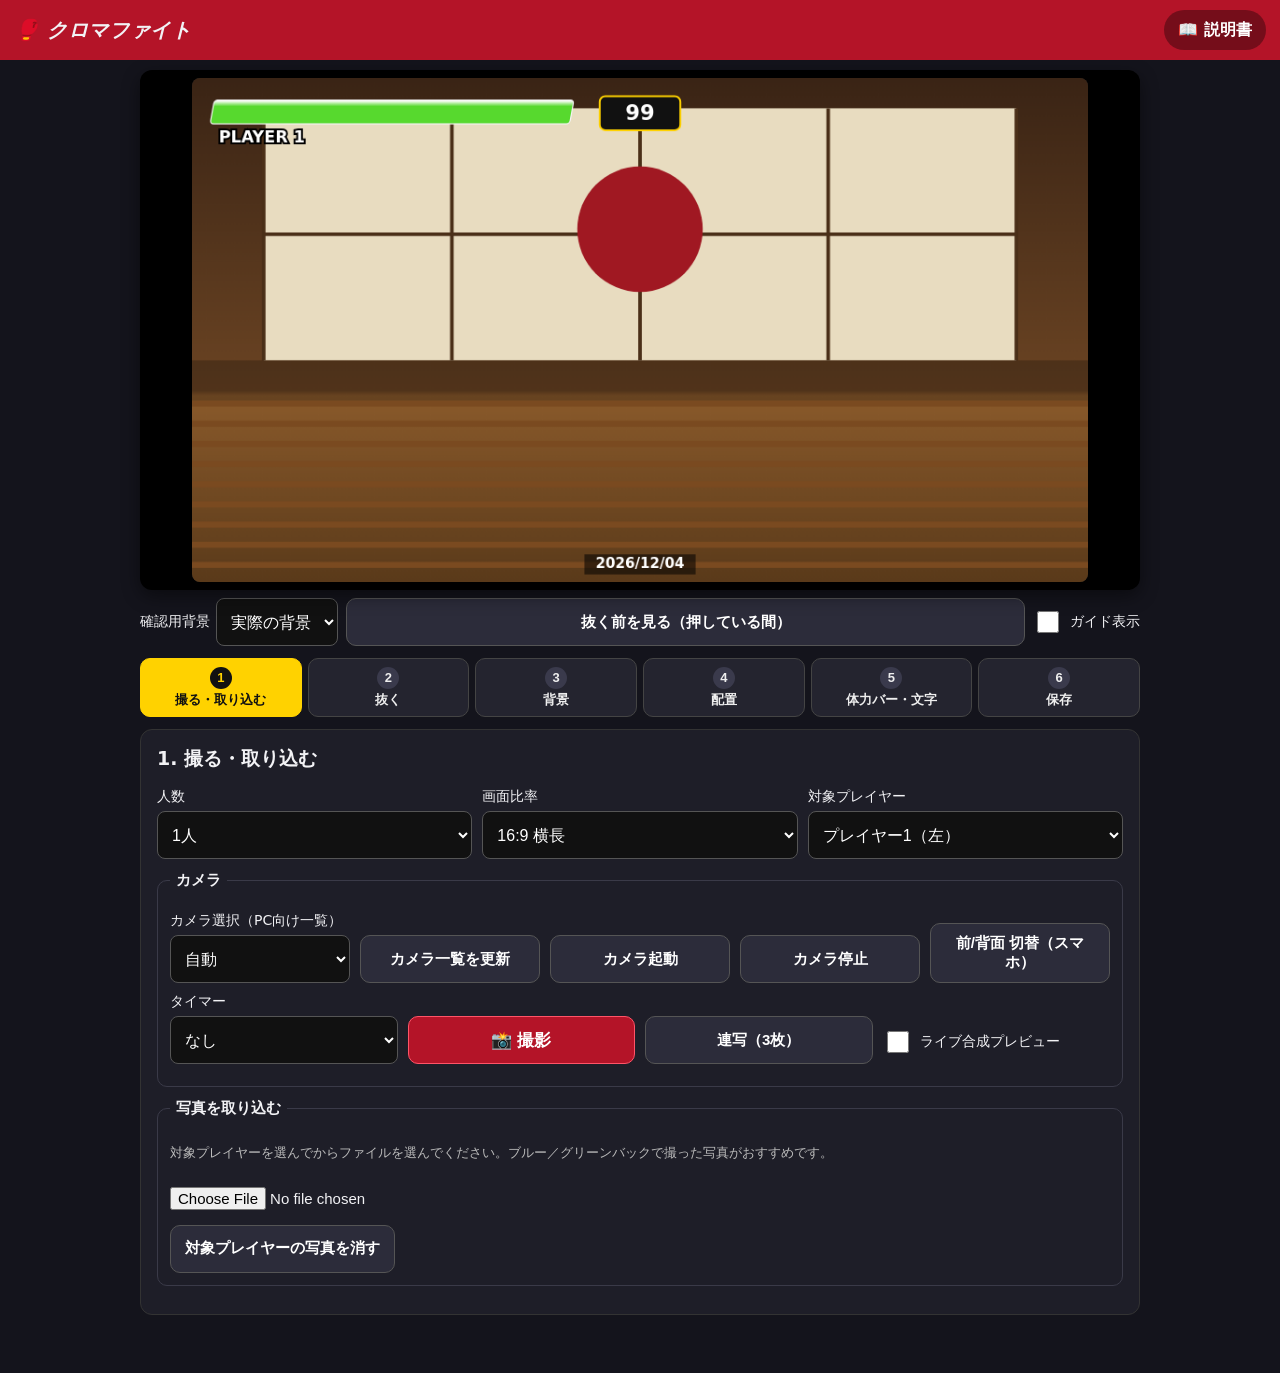
<file: index.html>
<!DOCTYPE html>
<html lang="ja">
<head>
<meta charset="UTF-8">
<meta name="viewport" content="width=device-width, initial-scale=1, viewport-fit=cover">
<title>クロマファイト</title>
<meta name="description" content="クロマキー合成で格闘ゲーム風の写真が撮れるWebアプリ。すべての処理は端末内で行います。">
<link rel="manifest" href="manifest.json">
<meta name="theme-color" content="#b41428">
<link rel="icon" href="icon-192.png">
<link rel="stylesheet" href="style.css">
</head>
<body>
<header class="app-header">
  <h1>🥊 クロマファイト</h1>
  <a class="manual-link" href="manual.html">📖 説明書</a>
</header>

<main id="appMain">
  <!-- Preview -->
  <section class="preview-wrap">
    <canvas id="mainCanvas" width="960" height="540"></canvas>
    <canvas id="liveCanvas" width="640" height="360" class="hidden"></canvas>
    <div id="liveBadge" class="live-badge hidden">● LIVE 合成プレビュー</div>
    <div id="countdown" class="countdown hidden"></div>
    <div id="liveControls" class="live-controls hidden">
      <select id="timerSec2" aria-label="タイマー">
        <option value="0">タイマーなし</option>
        <option value="3">3秒</option>
        <option value="5">5秒</option>
        <option value="10">10秒</option>
      </select>
      <button id="shootBtn2" type="button" class="primary">📸 撮影</button>
      <button id="burstBtn2" type="button">連写（3枚）</button>
      <button id="switchBtn2" type="button">前/背面 切替</button>
    </div>
  </section>
  <div class="preview-tools">
    <label>確認用背景
      <select id="checkBg">
        <option value="actual">実際の背景</option>
        <option value="white">白</option>
        <option value="black">黒</option>
        <option value="gray">グレー</option>
        <option value="checker">チェッカー</option>
      </select>
    </label>
    <button id="beforeAfterBtn" type="button">抜く前を見る（押している間）</button>
    <label class="check-label"><input type="checkbox" id="guideToggle"> ガイド表示</label>
  </div>
  <video id="cameraVideo" playsinline muted class="hidden-video"></video>

  <!-- Step navigation -->
  <nav class="steps-nav" id="stepsNav">
    <button data-step="1" class="active" type="button"><span class="s-num">1</span><span class="s-name">撮る・取り込む</span></button>
    <button data-step="2" type="button"><span class="s-num">2</span><span class="s-name">抜く</span></button>
    <button data-step="3" type="button"><span class="s-num">3</span><span class="s-name">背景</span></button>
    <button data-step="4" type="button"><span class="s-num">4</span><span class="s-name">配置</span></button>
    <button data-step="5" type="button"><span class="s-num">5</span><span class="s-name">体力バー・文字</span></button>
    <button data-step="6" type="button"><span class="s-num">6</span><span class="s-name">保存</span></button>
  </nav>

  <!-- STEP 1 -->
  <section class="step-panel" data-panel="1">
    <h2>1. 撮る・取り込む</h2>
    <div class="row">
      <label>人数
        <select id="playerMode">
          <option value="1">1人</option>
          <option value="2-single">2人（一緒に1枚）</option>
          <option value="2-separate">2人（別々に撮って合成）</option>
        </select>
      </label>
      <label>画面比率
        <select id="aspect">
          <option value="16:9">16:9 横長</option>
          <option value="4:3">4:3</option>
          <option value="9:16">9:16 縦長</option>
        </select>
      </label>
      <label>対象プレイヤー
        <select id="activePlayer">
          <option value="p1">プレイヤー1（左）</option>
          <option value="p2">プレイヤー2（右）</option>
        </select>
      </label>
    </div>
    <fieldset>
      <legend>カメラ</legend>
      <div class="row">
        <label>カメラ選択（PC向け一覧）
          <select id="cameraSelect"><option value="">自動</option></select>
        </label>
        <button id="refreshCameras" type="button">カメラ一覧を更新</button>
        <button id="startCamera" type="button">カメラ起動</button>
        <button id="stopCamera" type="button">カメラ停止</button>
        <button id="switchCamera" type="button">前/背面 切替（スマホ）</button>
      </div>
      <div class="row">
        <label>タイマー
          <select id="timerSec"><option value="0">なし</option><option value="3">3秒</option><option value="5">5秒</option><option value="10">10秒</option></select>
        </label>
        <button id="shootBtn" type="button" class="primary">📸 撮影</button>
        <button id="burstBtn" type="button">連写（3枚）</button>
        <label><input type="checkbox" id="liveToggle"> ライブ合成プレビュー</label>
      </div>
      <div id="burstThumbs" class="thumbs"></div>
    </fieldset>
    <fieldset>
      <legend>写真を取り込む</legend>
      <p class="hint">対象プレイヤーを選んでからファイルを選んでください。ブルー／グリーンバックで撮った写真がおすすめです。</p>
      <input type="file" id="importFile" accept="image/*">
      <button id="clearPlayer" type="button">対象プレイヤーの写真を消す</button>
    </fieldset>
  </section>

  <!-- STEP 2 -->
  <section class="step-panel hidden" data-panel="2">
    <h2>2. 抜く（クロマキー）</h2>
    <p class="hint">設定はプレイヤーごとに保存されます。対象プレイヤー：<strong id="keyTargetLabel">プレイヤー1</strong></p>
    <div class="row">
      <button class="key-preset" data-color="#0057ff" type="button">ブルー</button>
      <button class="key-preset" data-color="#00b140" type="button">グリーン</button>
      <label>キー色 <input type="color" id="keyColor" value="#00b140"></label>
      <button id="eyedropperBtn" type="button">スポイト（ONにして写真をタップ）</button>
    </div>
    <canvas id="sourceCanvas" width="480" height="270" class="source-canvas"></canvas>
    <p class="hint">スポイトONのとき上の元写真をタップすると、その色をキー色にします。</p>
    <label class="slider">抜く強さ（しきい値） <span id="thresholdVal"></span>
      <input type="range" id="threshold" min="0" max="100" value="38">
    </label>
    <label class="slider">境界のなめらかさ（フェザー） <span id="featherVal"></span>
      <input type="range" id="feather" min="0" max="100" value="28">
    </label>
    <label class="slider">色かぶり除去（スピル） <span id="spillVal"></span>
      <input type="range" id="spill" min="0" max="100" value="50">
    </label>
    <button id="reprocessBtn" type="button" class="primary">抜き直す</button>
    <div class="tips">
      <strong>きれいに抜くコツ：</strong> 背景にシワを作らない／人物は背景から離れる／均等な光を当てる／キー色と同系色の服・小物は避ける。
    </div>
  </section>

  <!-- STEP 3 -->
  <section class="step-panel hidden" data-panel="3">
    <h2>3. 背景</h2>
    <div id="bgList" class="bg-list"></div>
    <fieldset>
      <legend>自分の背景を追加（端末内のみ保存）</legend>
      <input type="file" id="bgFile" accept="image/*">
      <div id="customBgList" class="bg-list"></div>
    </fieldset>
  </section>

  <!-- STEP 4 -->
  <section class="step-panel hidden" data-panel="4">
    <h2>4. 配置</h2>
    <p class="hint">プレビュー画面で人物をドラッグして移動、ピンチで拡大縮小できます。対象プレイヤーを選んでスライダーでも調整できます。</p>
    <label class="slider">大きさ <span id="scaleVal"></span>
      <input type="range" id="scaleRange" min="20" max="250" value="90">
    </label>
    <label class="slider">左右位置 <span id="xVal"></span>
      <input type="range" id="xRange" min="0" max="100" value="50">
    </label>
    <label class="slider">上下位置 <span id="yVal"></span>
      <input type="range" id="yRange" min="0" max="100" value="58">
    </label>
    <div class="row">
      <button id="flipBtn" type="button">左右反転</button>
      <label><input type="checkbox" id="lockToggle"> レイヤーをロック</label>
      <button id="resetLayoutBtn" type="button">配置リセット</button>
    </div>
  </section>

  <!-- STEP 5 -->
  <section class="step-panel hidden" data-panel="5">
    <h2>5. 体力バー・文字</h2>
    <div class="row">
      <label>体力バーのスタイル
        <select id="hudStyle">
          <option value="classic">クラシック（斜め・グラデーション）</option>
          <option value="simple">シンプル（角丸）</option>
          <option value="neon">ネオン</option>
        </select>
      </label>
      <label>タイマー（手動） <input type="number" id="timerValue" min="0" max="99" value="99" class="small-num"></label>
      <label><input type="checkbox" id="koToggle"> K.O.表示</label>
    </div>
    <fieldset><legend>プレイヤー1</legend>
      <div class="row">
        <label>名前 <input type="text" id="p1Name" value="PLAYER 1" maxlength="16"></label>
        <label class="slider grow">体力 <span id="p1HealthVal"></span><input type="range" id="p1Health" min="0" max="100" value="100"></label>
      </div>
    </fieldset>
    <fieldset><legend>プレイヤー2</legend>
      <div class="row">
        <label>名前 <input type="text" id="p2Name" value="PLAYER 2" maxlength="16"></label>
        <label class="slider grow">体力 <span id="p2HealthVal"></span><input type="range" id="p2Health" min="0" max="100" value="100"></label>
      </div>
    </fieldset>
    <div class="row">
      <label>文字演出
        <select id="textEffect">
          <option value="none">なし</option>
          <option value="FIGHT!">FIGHT!</option>
          <option value="K.O.">K.O.</option>
          <option value="VS">VS</option>
          <option value="ROUND 1">ROUND 1</option>
        </select>
      </label>
      <label>イベント名 <input type="text" id="eventName" placeholder="例：文化祭 2026" maxlength="40"></label>
      <label><input type="checkbox" id="showDate" checked> 日付を入れる</label>
    </div>
  </section>

  <!-- STEP 6 -->
  <section class="step-panel hidden" data-panel="6">
    <h2>6. 保存</h2>
    <div class="row">
      <label>解像度
        <select id="outRes">
          <option value="high">高画質（元写真基準）</option>
          <option value="light">軽量（長辺1280px）</option>
        </select>
      </label>
    </div>
    <div class="row">
      <button id="dlComposite" type="button" class="primary">合成写真をダウンロード（JPEG）</button>
      <button id="dlOriginal" type="button">元写真をダウンロード</button>
      <button id="dlCutout" type="button">抜き画像をダウンロード（PNG）</button>
      <button id="printBtn" type="button">🖨 印刷</button>
    </div>
    <fieldset>
      <legend>設定の書き出し／読み込み</legend>
      <div class="row">
        <button id="exportSettings" type="button">設定を書き出す（JSON）</button>
        <label class="file-label">設定を読み込む <input type="file" id="importSettings" accept="application/json"></label>
      </div>
      <p class="hint">書き出しは設定のみです（画像は含まれません）。追加した背景画像はこの端末のIndexedDBに保存されています。</p>
    </fieldset>
  </section>

  <p id="status" class="status"></p>
</main>

<div class="step-bar" id="stepBar">
  <button id="prevStepBtn" type="button">← 前へ</button>
  <span id="stepBarLabel">1 / 6</span>
  <button id="nextStepBtn" type="button" class="primary">次へ →</button>
</div>

<div id="printArea"><img id="printImg" alt="合成写真（印刷用）"></div>

<script src="app.js"></script>
<script>
if ('serviceWorker' in navigator) {
  window.addEventListener('load', function(){ navigator.serviceWorker.register('service-worker.js').catch(function(){}); });
}
</script>
</body>
</html>
</file>
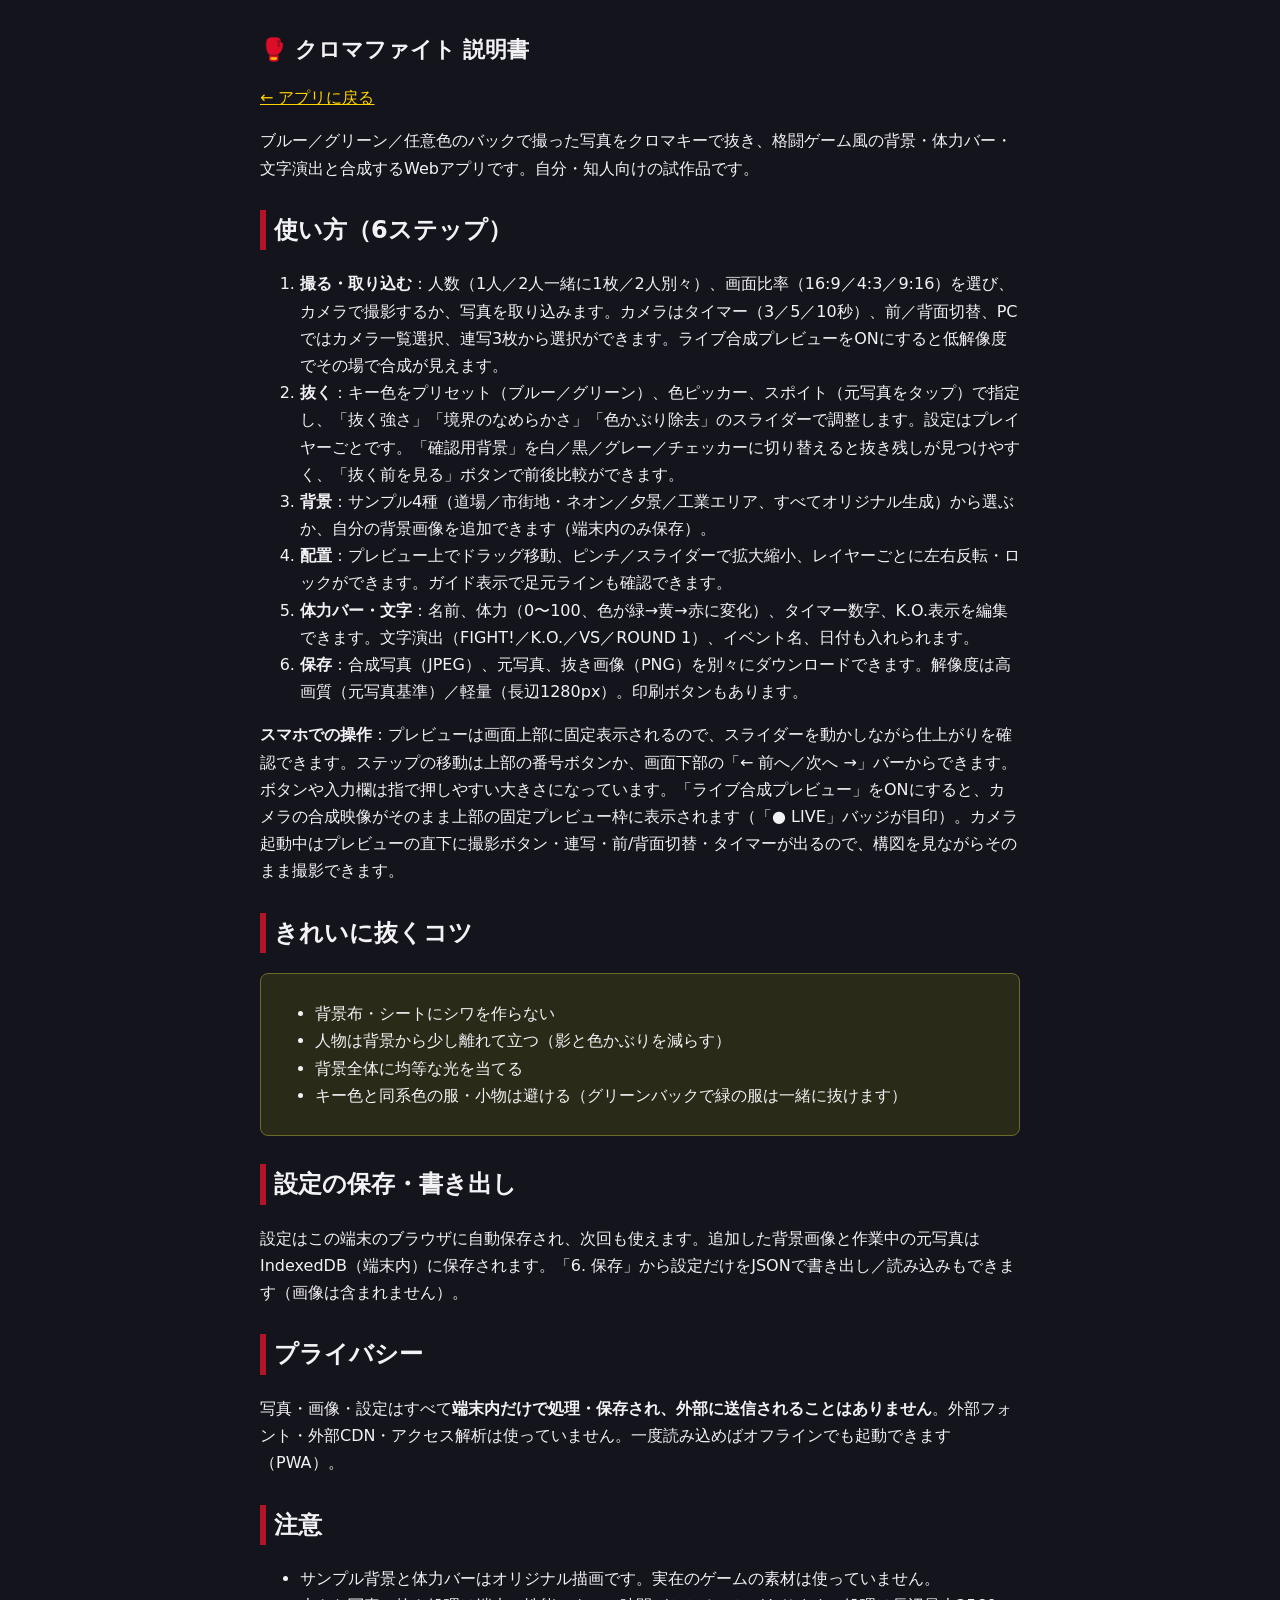
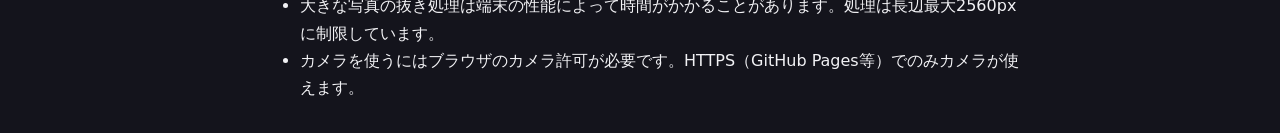
<file: manual.html>
<!DOCTYPE html>
<html lang="ja">
<head>
<meta charset="UTF-8">
<meta name="viewport" content="width=device-width, initial-scale=1">
<title>クロマファイト 説明書</title>
<style>
body{font-family:system-ui,-apple-system,"Hiragino Kaku Gothic ProN",sans-serif;max-width:760px;margin:0 auto;padding:16px;line-height:1.7;background:#14141c;color:#f2f2f5}
h1{font-size:22px}h2{border-left:6px solid #b41428;padding-left:8px;margin-top:28px}
a{color:#ffd200}code{background:#222;padding:2px 6px;border-radius:4px}
.tips{background:#2a2a18;border:1px solid #6b6b2a;border-radius:8px;padding:10px 14px}
</style>
</head>
<body>
<h1>🥊 クロマファイト 説明書</h1>
<p><a href="index.html">← アプリに戻る</a></p>
<p>ブルー／グリーン／任意色のバックで撮った写真をクロマキーで抜き、格闘ゲーム風の背景・体力バー・文字演出と合成するWebアプリです。自分・知人向けの試作品です。</p>

<h2>使い方（6ステップ）</h2>
<ol>
<li><strong>撮る・取り込む</strong>：人数（1人／2人一緒に1枚／2人別々）、画面比率（16:9／4:3／9:16）を選び、カメラで撮影するか、写真を取り込みます。カメラはタイマー（3／5／10秒）、前／背面切替、PCではカメラ一覧選択、連写3枚から選択ができます。ライブ合成プレビューをONにすると低解像度でその場で合成が見えます。</li>
<li><strong>抜く</strong>：キー色をプリセット（ブルー／グリーン）、色ピッカー、スポイト（元写真をタップ）で指定し、「抜く強さ」「境界のなめらかさ」「色かぶり除去」のスライダーで調整します。設定はプレイヤーごとです。「確認用背景」を白／黒／グレー／チェッカーに切り替えると抜き残しが見つけやすく、「抜く前を見る」ボタンで前後比較ができます。</li>
<li><strong>背景</strong>：サンプル4種（道場／市街地・ネオン／夕景／工業エリア、すべてオリジナル生成）から選ぶか、自分の背景画像を追加できます（端末内のみ保存）。</li>
<li><strong>配置</strong>：プレビュー上でドラッグ移動、ピンチ／スライダーで拡大縮小、レイヤーごとに左右反転・ロックができます。ガイド表示で足元ラインも確認できます。</li>
<li><strong>体力バー・文字</strong>：名前、体力（0〜100、色が緑→黄→赤に変化）、タイマー数字、K.O.表示を編集できます。文字演出（FIGHT!／K.O.／VS／ROUND 1）、イベント名、日付も入れられます。</li>
<li><strong>保存</strong>：合成写真（JPEG）、元写真、抜き画像（PNG）を別々にダウンロードできます。解像度は高画質（元写真基準）／軽量（長辺1280px）。印刷ボタンもあります。</li>
</ol>
<p><strong>スマホでの操作</strong>：プレビューは画面上部に固定表示されるので、スライダーを動かしながら仕上がりを確認できます。ステップの移動は上部の番号ボタンか、画面下部の「← 前へ／次へ →」バーからできます。ボタンや入力欄は指で押しやすい大きさになっています。「ライブ合成プレビュー」をONにすると、カメラの合成映像がそのまま上部の固定プレビュー枠に表示されます（「● LIVE」バッジが目印）。カメラ起動中はプレビューの直下に撮影ボタン・連写・前/背面切替・タイマーが出るので、構図を見ながらそのまま撮影できます。</p>

<h2>きれいに抜くコツ</h2>
<div class="tips">
<ul>
<li>背景布・シートにシワを作らない</li>
<li>人物は背景から少し離れて立つ（影と色かぶりを減らす）</li>
<li>背景全体に均等な光を当てる</li>
<li>キー色と同系色の服・小物は避ける（グリーンバックで緑の服は一緒に抜けます）</li>
</ul>
</div>

<h2>設定の保存・書き出し</h2>
<p>設定はこの端末のブラウザに自動保存され、次回も使えます。追加した背景画像と作業中の元写真はIndexedDB（端末内）に保存されます。「6. 保存」から設定だけをJSONで書き出し／読み込みもできます（画像は含まれません）。</p>

<h2>プライバシー</h2>
<p>写真・画像・設定はすべて<strong>端末内だけで処理・保存され、外部に送信されることはありません</strong>。外部フォント・外部CDN・アクセス解析は使っていません。一度読み込めばオフラインでも起動できます（PWA）。</p>

<h2>注意</h2>
<ul>
<li>サンプル背景と体力バーはオリジナル描画です。実在のゲームの素材は使っていません。</li>
<li>大きな写真の抜き処理は端末の性能によって時間がかかることがあります。処理は長辺最大2560pxに制限しています。</li>
<li>カメラを使うにはブラウザのカメラ許可が必要です。HTTPS（GitHub Pages等）でのみカメラが使えます。</li>
</ul>
</body>
</html>
</file>
<file: style.css>
*{box-sizing:border-box}
body{margin:0;font-family:system-ui,-apple-system,"Hiragino Kaku Gothic ProN","Noto Sans JP",sans-serif;background:#14141c;color:#f2f2f5;-webkit-text-size-adjust:100%}
.app-header{display:flex;justify-content:space-between;align-items:center;padding:10px 14px;background:#b41428;position:sticky;top:0;z-index:50}
.app-header h1{font-size:20px;margin:0;font-style:italic;letter-spacing:.03em}
.manual-link{color:#fff;background:rgba(0,0,0,.35);padding:9px 14px;border-radius:999px;text-decoration:none;font-weight:700;min-height:40px;display:inline-flex;align-items:center}
main{max-width:1020px;margin:0 auto;padding:10px}

/* Preview (sticky so adjustments stay visible) */
.preview-wrap{position:sticky;top:52px;z-index:40;background:#000;border-radius:12px;padding:8px;box-shadow:0 6px 18px rgba(0,0,0,.45)}
#mainCanvas{width:auto;max-width:100%;height:auto;max-height:56vh;display:block;margin:0 auto;background:#222;border-radius:8px;touch-action:none}
.countdown{position:absolute;inset:0;display:flex;align-items:center;justify-content:center;font-size:110px;font-weight:900;font-style:italic;color:#ffd200;text-shadow:4px 4px 0 #000;pointer-events:none}
.hidden{display:none!important}
.hidden-video{width:1px;height:1px;opacity:0;position:absolute}
.preview-tools{display:flex;flex-wrap:wrap;gap:8px;align-items:stretch;margin-top:8px;font-size:14px}
.preview-tools label{display:flex;align-items:center;gap:6px}
.preview-tools select{width:auto}
.preview-tools button{flex:1 1 auto}
#liveCanvas{width:auto;max-width:100%;height:auto;max-height:56vh;display:block;margin:0 auto;background:#222;border-radius:8px}
.live-badge{position:absolute;top:14px;left:14px;background:rgba(180,20,40,.92);color:#fff;font-size:13px;font-weight:700;padding:5px 10px;border-radius:999px;pointer-events:none}
.live-controls{display:flex;gap:8px;margin-top:8px;align-items:stretch}
.live-controls select{width:auto;flex:none}
.live-controls button{flex:1}
.live-controls button.primary{flex:1.5;font-size:18px}

/* Step navigation */
.steps-nav{display:grid;grid-template-columns:repeat(6,1fr);gap:6px;margin:12px 0}
.steps-nav button{display:flex;flex-direction:column;align-items:center;justify-content:center;gap:3px;min-height:56px;padding:8px 4px;border-radius:10px;border:1px solid #444;background:#24242f;color:#eee;font-weight:700;cursor:pointer;font-size:13px;line-height:1.25}
.steps-nav .s-num{display:inline-flex;align-items:center;justify-content:center;width:22px;height:22px;border-radius:50%;background:#3a3a4c;font-size:13px}
.steps-nav button.active{background:#ffd200;color:#111;border-color:#ffd200}
.steps-nav button.active .s-num{background:#111;color:#ffd200}

/* Panels and controls */
.step-panel{background:#1e1e28;border:1px solid #333;border-radius:12px;padding:16px;margin-bottom:14px}
.step-panel h2{margin-top:0;font-size:19px}
.row{display:flex;flex-wrap:wrap;gap:10px;align-items:flex-end;margin:10px 0}
.row>*{flex:1 1 150px}
.row label{display:flex;flex-direction:column;gap:5px}
label{font-size:14px}
label:has(>input[type=checkbox]){flex-direction:row;align-items:center;gap:8px;min-height:44px;cursor:pointer}
input[type=checkbox]{width:22px;height:22px;accent-color:#b41428;flex:none}
select,input[type=text],input[type=number]{padding:10px;border-radius:8px;border:1px solid #555;background:#111;color:#fff;font-size:16px;min-height:48px;width:100%}
input[type=color]{width:56px;height:48px;border:none;background:none;padding:0}
button{padding:10px 14px;border-radius:10px;border:1px solid #555;background:#2c2c3a;color:#fff;cursor:pointer;font-weight:600;font-size:15px;min-height:48px}
button.primary{background:#b41428;border-color:#ff5468;font-size:17px}
button:disabled{opacity:.35;cursor:default}
fieldset{border:1px solid #3a3a48;border-radius:10px;margin:12px 0;padding:12px}
legend{font-weight:700;padding:0 6px;font-size:15px}
.slider{display:block;margin:14px 0;font-size:15px}
.slider input[type=range]{width:100%;height:40px;margin:2px 0 0;padding:0;background:transparent;-webkit-appearance:none;appearance:none}
.slider input[type=range]::-webkit-slider-runnable-track{height:8px;border-radius:4px;background:#3a3a4c}
.slider input[type=range]::-webkit-slider-thumb{-webkit-appearance:none;width:30px;height:30px;border-radius:50%;background:#ffd200;border:2px solid #111;margin-top:-11px}
.slider input[type=range]::-moz-range-track{height:8px;border-radius:4px;background:#3a3a4c}
.slider input[type=range]::-moz-range-thumb{width:28px;height:28px;border-radius:50%;background:#ffd200;border:2px solid #111}
.slider.grow{flex:1;min-width:200px}
.hint{font-size:13px;color:#bbb;line-height:1.6}
.tips{background:#2a2a18;border:1px solid #6b6b2a;border-radius:8px;padding:10px;font-size:13px;line-height:1.6}
.source-canvas{width:100%;max-width:480px;height:auto;background:#222;border-radius:8px;cursor:crosshair}
.bg-list{display:flex;flex-wrap:wrap;gap:10px}
.bg-item{width:150px;cursor:pointer;border:3px solid transparent;border-radius:8px;overflow:hidden;background:#000;text-align:center}
.bg-item.selected{border-color:#ffd200}
.bg-item canvas,.bg-item img{width:100%;height:84px;object-fit:cover;display:block}
.bg-item span{font-size:12px;display:block;padding:4px}
.thumbs{display:flex;gap:8px;flex-wrap:wrap;margin-top:8px}
.thumbs img{width:110px;height:auto;border:3px solid transparent;border-radius:6px;cursor:pointer}
.thumbs img:hover{border-color:#ffd200}
.small-num{width:80px}
.status{min-height:20px;color:#ffd200;font-size:14px}
.file-label{cursor:pointer}
input[type=file]{font-size:15px;min-height:48px;padding:10px 0;width:100%}

/* Bottom step bar (mobile) */
.step-bar{display:none}
#printArea{display:none}
@media print{
  body>*{display:none!important}
  #printArea{display:block!important}
  #printArea img{width:100%}
}

/* Smartphone layout */
@media (max-width:860px){
  .app-header{padding:8px 12px}
  .app-header h1{font-size:17px}
  main{padding:8px 8px 92px}
  .preview-wrap{top:46px;padding:6px;border-radius:10px}
  #mainCanvas{max-height:38vh}
  #liveCanvas{max-height:38vh}
  .live-controls button{font-size:14px;padding:10px 6px}
  .live-controls button.primary{font-size:16px}
  .live-controls select{font-size:14px;padding:6px}
  .countdown{font-size:64px}
  .preview-tools{display:grid;grid-template-columns:1fr 1fr;font-size:13px}
  .preview-tools label:has(>select){grid-column:1/-1;justify-content:space-between}
  .preview-tools select{min-height:44px}
  .preview-tools .check-label{justify-content:flex-start}
  .steps-nav{grid-template-columns:repeat(3,1fr);gap:6px;margin:10px 0}
  .steps-nav button{min-height:54px;font-size:13px}
  .step-panel{padding:12px}
  .step-panel h2{font-size:17px}
  .row{display:grid;grid-template-columns:1fr 1fr;gap:8px;align-items:stretch}
  .row>*{flex:none;width:100%}
  .row label:has(>input[type=checkbox]){flex-direction:row}
  .bg-item{width:calc(50% - 5px)}
  .bg-item canvas,.bg-item img{height:96px}
  .thumbs img{width:calc(33.333% - 6px)}
  .step-bar{display:flex;align-items:center;gap:10px;position:fixed;left:0;right:0;bottom:0;z-index:60;background:rgba(20,20,28,.96);border-top:1px solid #444;padding:10px 12px calc(10px + env(safe-area-inset-bottom))}
  .step-bar button{flex:1;min-height:54px;font-size:16px}
  .step-bar span{flex:none;min-width:64px;text-align:center;font-weight:700;font-size:14px;color:#ffd200}
}
</file>
